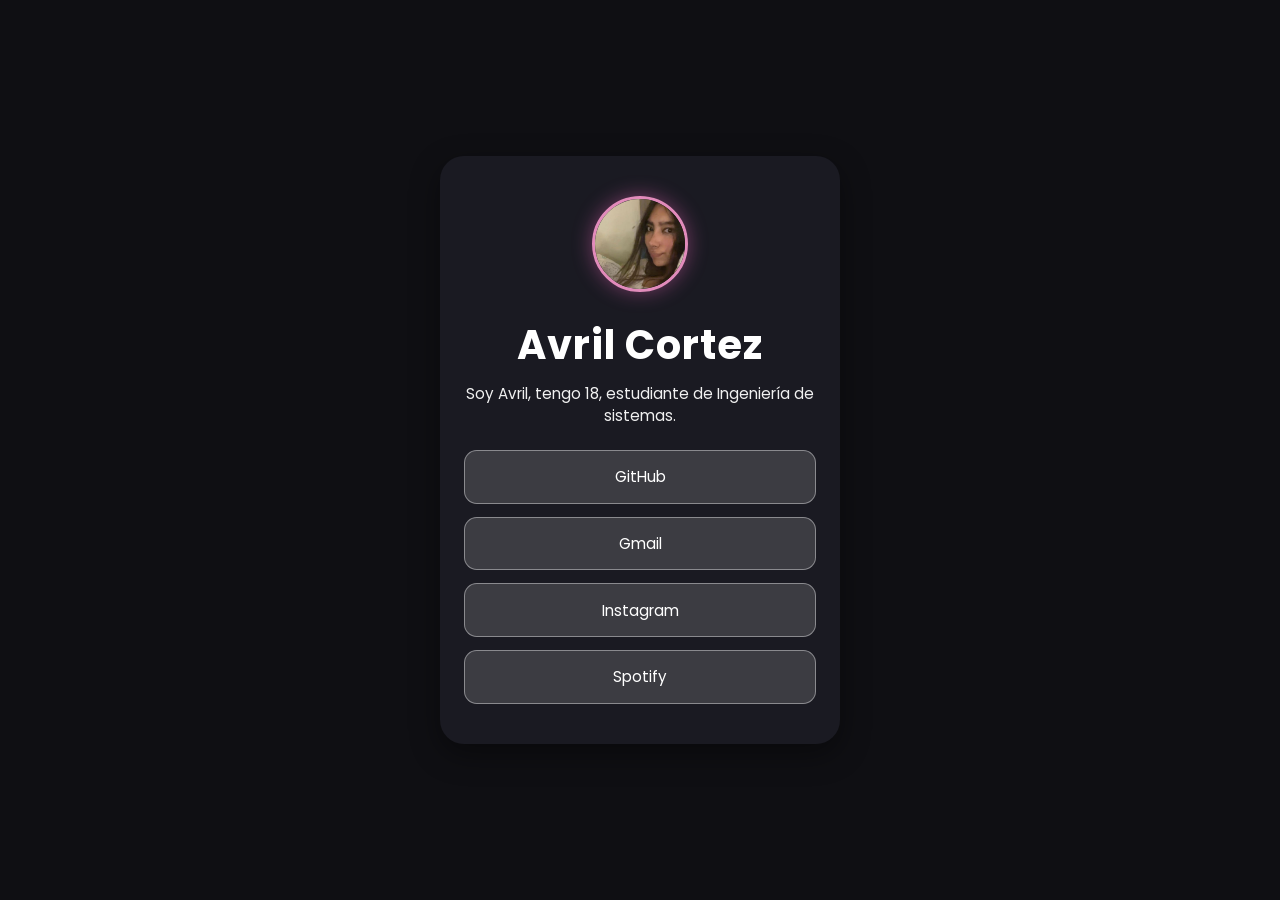
<file: index.html>
<!doctype html>
<html lang="es">
  <head>
    <meta charset="UTF-8" />
    <meta name="viewport" content="width=device-width, initial-scale=1.0" />
    <title>MyLinks - Tu Nombre</title>

    <link rel="preconnect" href="https://fonts.googleapis.com" />
    <link rel="preconnect" href="https://fonts.gstatic.com" crossorigin />
    <link
      href="https://fonts.googleapis.com/css2?family=Poppins:ital,wght@0,100;0,200;0,300;0,400;0,500;0,600;0,700;0,800;0,900;1,100;1,200;1,300;1,400;1,500;1,600;1,700;1,800;1,900&display=swap"
      rel="stylesheet"
    />

    <link rel="stylesheet" href="styles.css" />
  </head>

  <body>
    <main class="card">
      <!-- FOTO DE PERFIL -->
      <!-- Cambia "Tu Nombre" en el atributo alt -->
      <img
        class="avatar"
        src="sabrina.jpg.jpeg"
        alt="Foto de Avril Cortez"
        width="100"
        height="100"
      />

      <!-- NOMBRE Y BIO -->
      <!-- Reemplaza el texto con tu información -->
      <h1 class="name">Avril Cortez</h1>
      <p class="bio">
        Soy Avril, tengo 18, estudiante de Ingeniería de sistemas.
      </p>

      <!-- ENLACES -->
      <!-- Cambia el href y el texto de cada enlace -->
      <!-- Puedes agregar o quitar enlaces según necesites como FACEBOOK,WHATTSAP,etc cualquier medio de contacto -->
      <nav class="links">
        <a
          href="https://github.com/avrilcorttez-alt/mylinks#"
          class="link"
          target="_blank"
        >
          GitHub
        </a>

        <a href="mailto:tuemail@gmail.com" class="link"> Gmail </a>
        <a href="https://www.instagram.com/zabrinacz/?next=%2Fcraving.pe%2F" class="link">Instagram</a>
        <a href="https://open.spotify.com/user/31juqj4zo772bepw75hulvexb76i" class="link"> Spotify </a>
      </nav>
    </main>
  </body>
</html>
</file>
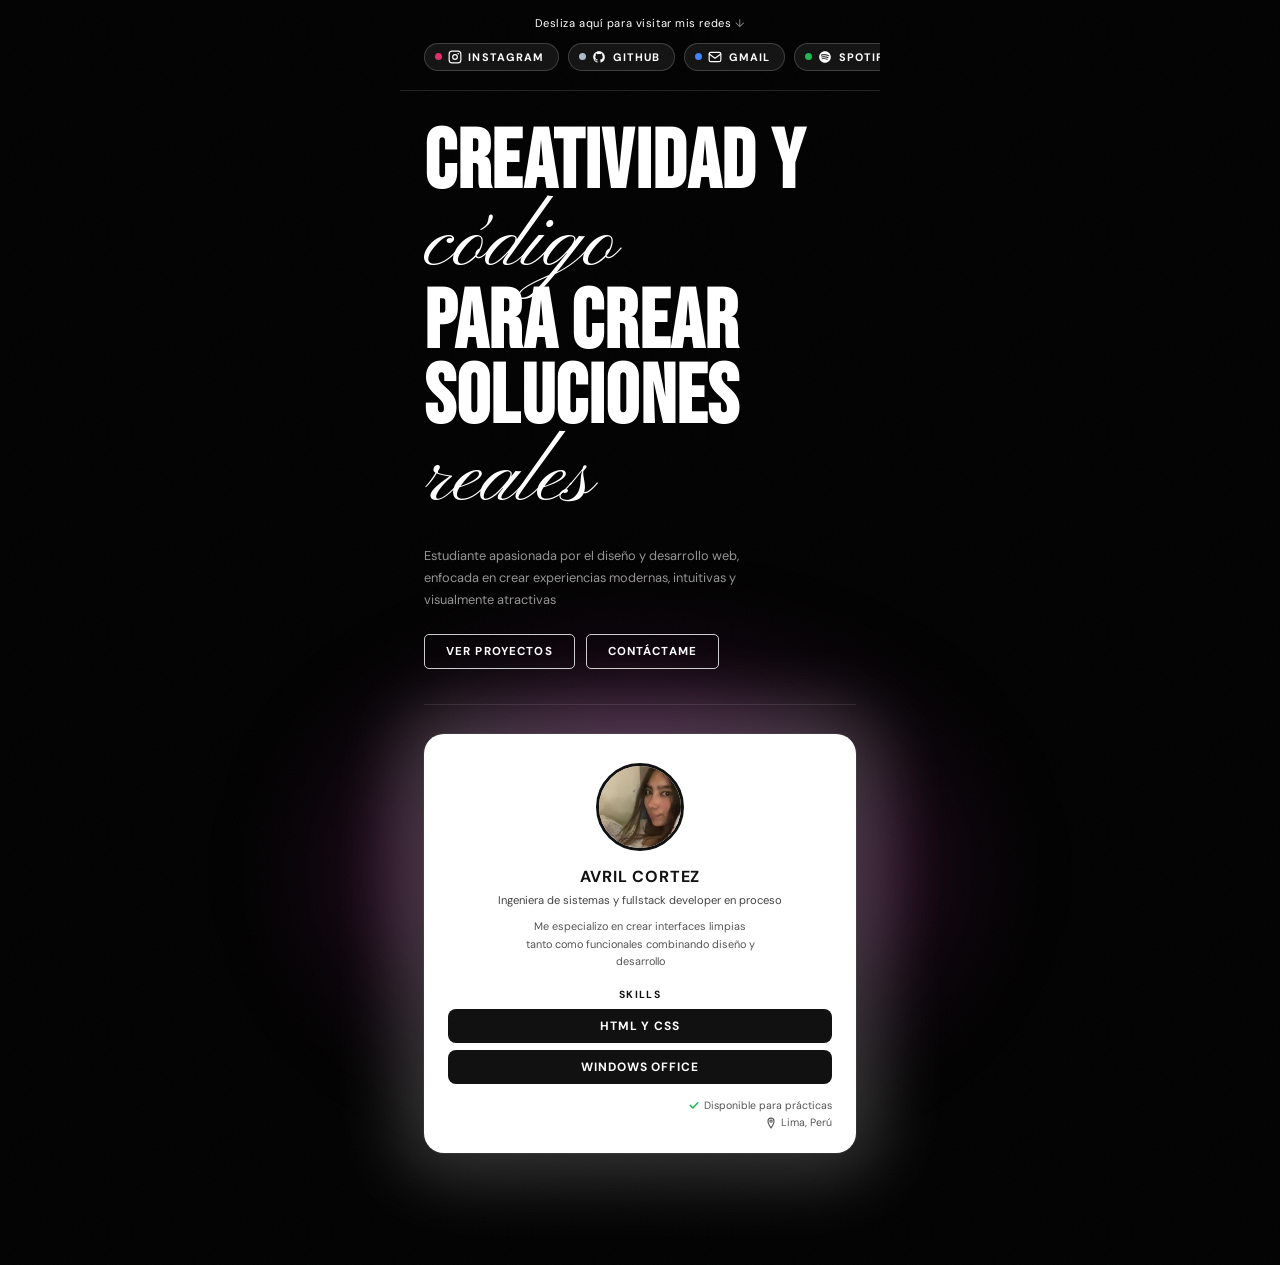
<file: v1.html>
<!DOCTYPE html>
<html lang="es">
<head>
  <meta charset="UTF-8"/>
  <meta name="viewport" content="width=device-width, initial-scale=1.0"/>
  <title>Avril Cortez — MyLinks</title>
  <link rel="preconnect" href="https://fonts.googleapis.com"/>
  <link rel="preconnect" href="https://fonts.gstatic.com" crossorigin/>
  <!--
    Bebas Neue  → condensed bold sans para el hero
    Pinyon Script → caligrafía fina y elegante (igual al diseño Hi-Fi)
    DM Sans     → UI / body
  -->
  <link href="https://fonts.googleapis.com/css2?family=Bebas+Neue&family=Pinyon+Script&family=DM+Sans:wght@300;400;500;700&display=swap" rel="stylesheet"/>

  <style>
    /* ══════════════════════════════════════════
       DESIGN TOKENS
    ══════════════════════════════════════════ */
    :root {
      --bg:         #000000;
      --white:      #ffffff;
      --text-muted: rgba(255,255,255,0.58);
      --font-hero:  'Bebas Neue', sans-serif;
      --font-script:'Pinyon Script', cursive;
      --font-ui:    'DM Sans', sans-serif;
    }

    /* ══════════════════════════════════════════
       RESET
    ══════════════════════════════════════════ */
    *, *::before, *::after { box-sizing: border-box; margin: 0; padding: 0; }
    html { font-size: 16px; }

    /* ══════════════════════════════════════════
       BODY — black + grain noise + purple glow
    ══════════════════════════════════════════ */
    body {
      font-family: var(--font-ui);
      background-color: var(--bg);
      color: var(--white);
      min-height: 100vh;
      overflow-x: hidden;
      position: relative;
      /* Subtle grain texture via inline SVG */
      background-image: url("data:image/svg+xml,%3Csvg xmlns='http://www.w3.org/2000/svg' width='200' height='200'%3E%3Cfilter id='n'%3E%3CfeTurbulence type='fractalNoise' baseFrequency='0.75' numOctaves='4' stitchTiles='stitch'/%3E%3C/filter%3E%3Crect width='200' height='200' filter='url(%23n)' opacity='0.035'/%3E%3C/svg%3E");
    }

    /* Purple-pink bottom glow blob */
    body::after {
      content: '';
      position: fixed;
      bottom: -140px;
      left: 50%;
      transform: translateX(-50%);
      width: 540px;
      height: 340px;
      background: radial-gradient(ellipse at center,
        rgba(185,40,215,0.62) 0%,
        rgba(210,60,185,0.33) 38%,
        transparent 70%);
      filter: blur(65px);
      pointer-events: none;
      z-index: 0;
      animation: blobPulse 7s ease-in-out infinite alternate;
    }

    @keyframes blobPulse {
      from { opacity:.75; transform:translateX(-50%) scale(1); }
      to   { opacity:1;   transform:translateX(-50%) scale(1.1); }
    }

    /* ══════════════════════════════════════════
       PAGE WRAPPER
    ══════════════════════════════════════════ */
    .page {
      position: relative;
      z-index: 1;
      max-width: 480px;
      margin: 0 auto;
      padding-bottom: 7rem;
    }

    /* ══════════════════════════════════════════
       TOP BAR
    ══════════════════════════════════════════ */
    .top-bar {
      border-bottom: 1px solid rgba(255,255,255,0.13);
      padding: 1rem 1.5rem 1rem;
      animation: fadeDown .45s ease both;
    }

    .top-hint {
      font-size: .7rem;
      letter-spacing: .05em;
      color: var(--white);
      text-align: center;
      margin-bottom: .75rem;
    }
    .top-hint .arrow { opacity: .55; }

    /* ── Horizontal scroll strip ── */
    .social-scroll {
      display: flex;
      gap: .6rem;
      overflow-x: auto;
      overflow-y: visible;
      /* Bleed to edges of top-bar padding */
      margin: 0 -1.5rem;
      padding: .05rem 1.5rem .2rem;
      scrollbar-width: none;
      -ms-overflow-style: none;
    }
    .social-scroll::-webkit-scrollbar { display: none; }

    /* Social chip pill */
    .s-chip {
      display: inline-flex;
      align-items: center;
      gap: .4rem;
      flex-shrink: 0;
      padding: .38rem .85rem .38rem .6rem;
      background: rgba(255,255,255,.07);
      border: 1px solid rgba(255,255,255,.18);
      border-radius: 100px;
      color: var(--white);
      font-family: var(--font-ui);
      font-size: .68rem;
      font-weight: 700;
      letter-spacing: .1em;
      text-decoration: none;
      text-transform: uppercase;
      white-space: nowrap;
      transition: background .2s, border-color .2s, transform .15s, box-shadow .2s;
    }
    .s-chip:hover {
      background: rgba(255,255,255,.14);
      transform: translateY(-1px);
      box-shadow: 0 4px 14px rgba(0,0,0,.4);
    }
    .s-chip svg { width: 14px; height: 14px; flex-shrink: 0; }

    /* Per-network accent color on hover */
    .s-chip.ig:hover { border-color: #E1306C; }
    .s-chip.gh:hover { border-color: #adbac7; }
    .s-chip.gm:hover { border-color: #4285F4; }
    .s-chip.sp:hover { border-color: #1DB954; }

    /* Small colored dot before icon */
    .s-chip .dot {
      width: 7px; height: 7px;
      border-radius: 50%;
      flex-shrink: 0;
    }
    .s-chip.ig .dot { background: #E1306C; }
    .s-chip.gh .dot { background: #adbac7; }
    .s-chip.gm .dot { background: #4285F4; }
    .s-chip.sp .dot { background: #1DB954; }

    /* ══════════════════════════════════════════
       HERO
    ══════════════════════════════════════════ */
    .hero {
      padding: 2.2rem 1.5rem 0;
      animation: fadeUp .55s .1s ease both;
    }

    .hero-hl {
      font-family: var(--font-hero);
      font-size: clamp(2.8rem, 11.5vw, 5.2rem);
      line-height: .9;
      letter-spacing: .015em;
      text-transform: uppercase;
      color: var(--white);
    }

    /* Script words — Pinyon Script is tall; adjust size to optically match */
    .hero-hl .s {
      font-family: var(--font-script);
      font-size: clamp(3rem, 12.5vw, 5.6rem);
      text-transform: none;
      letter-spacing: -.01em;
      font-weight: 400;
      display: inline;
      line-height: .95;
    }

    .hero-bio {
      margin-top: 1.5rem;
      font-size: .8rem;
      line-height: 1.7;
      color: var(--text-muted);
      max-width: 320px;
    }

    /* CTA buttons */
    .hero-cta {
      display: flex;
      gap: .7rem;
      margin-top: 1.5rem;
      flex-wrap: wrap;
    }

    .btn-cta {
      display: inline-flex;
      align-items: center;
      justify-content: center;
      padding: .55rem 1.3rem;
      border: 1.5px solid rgba(255,255,255,.8);
      border-radius: 5px;
      background: transparent;
      color: var(--white);
      font-family: var(--font-ui);
      font-size: .72rem;
      font-weight: 700;
      letter-spacing: .1em;
      text-transform: uppercase;
      text-decoration: none;
      cursor: pointer;
      position: relative;
      overflow: hidden;
      transition: color .22s, transform .15s;
    }

    .btn-cta::before {
      content: '';
      position: absolute;
      inset: 0;
      background: var(--white);
      transform: scaleX(0);
      transform-origin: left;
      transition: transform .25s ease;
    }
    .btn-cta:hover { color: #000; transform: translateY(-1px); }
    .btn-cta:hover::before { transform: scaleX(1); }
    .btn-cta span { position: relative; z-index: 1; }

    /* ══════════════════════════════════════════
       DIVIDER
    ══════════════════════════════════════════ */
    .divider {
      height: 1px;
      background: rgba(255,255,255,.1);
      margin: 2.2rem 1.5rem 0;
    }

    /* ══════════════════════════════════════════
       PROFILE CARD (white floating card)
    ══════════════════════════════════════════ */
    .profile-card {
      margin: 1.8rem 1.5rem 0;
      background: var(--white);
      color: #111;
      border-radius: 20px;
      padding: 1.8rem 1.5rem 1.5rem;
      display: flex;
      flex-direction: column;
      align-items: center;
      text-align: center;
      /* Diffuse white glow — signature of the design */
      box-shadow:
        0 0 0 1px rgba(255,255,255,.06),
        0 0 70px 22px rgba(255,255,255,.22),
        0 10px 40px rgba(0,0,0,.7);
      animation: fadeUp .6s .35s ease both;
    }

    .avatar-ring {
      width: 88px; height: 88px;
      border-radius: 50%;
      border: 3px solid #111;
      overflow: hidden;
      margin-bottom: .95rem;
      background: #ccc;
      flex-shrink: 0;
    }
    .avatar-ring img { width:100%; height:100%; object-fit:cover; display:block; }

    /* Placeholder when no real photo */
    .avatar-init {
      width:100%; height:100%;
      background: linear-gradient(135deg,#1a1a1a,#3a3a3a);
      display:flex; align-items:center; justify-content:center;
      font-family: var(--font-hero);
      font-size: 1.9rem;
      color: var(--white);
      letter-spacing:.06em;
    }

    .c-name {
      font-family: var(--font-ui);
      font-size: 1rem;
      font-weight: 700;
      letter-spacing: .05em;
      text-transform: uppercase;
      color: #111;
    }

    .c-role {
      font-size: .7rem; color: #444;
      margin-top: .3rem; line-height: 1.45; font-weight:400;
    }

    .c-spec {
      font-size: .68rem; color: #555;
      margin-top: .65rem; line-height: 1.6; max-width: 230px;
    }

    .skills-hd {
      font-size: .65rem; font-weight:700;
      letter-spacing:.14em; text-transform:uppercase;
      color:#111; margin-top:1.1rem; margin-bottom:.5rem;
    }

    .skills-wrap {
      display:flex; flex-direction:column; gap:.45rem; width:100%;
    }

    .skill-pill {
      display:block; width:100%;
      padding:.55rem 1rem;
      background:#111; color:var(--white);
      border:none; border-radius:8px;
      font-family:var(--font-ui); font-size:.75rem;
      font-weight:700; letter-spacing:.08em;
      text-align:center; text-transform:uppercase;
      transition: background .2s, transform .15s;
    }
    .skill-pill:hover { background:#333; transform:translateY(-1px); }

    .c-meta {
      margin-top:.95rem; display:flex; flex-direction:column;
      gap:.28rem; font-size:.66rem; color:#555;
      align-self:flex-end; text-align:right; width:100%;
    }
    .c-meta-row {
      display:flex; align-items:center;
      justify-content:flex-end; gap:.28rem;
    }
    .c-meta-row svg { width:12px; height:12px; flex-shrink:0; }

    /* ══════════════════════════════════════════
       ANIMATIONS
    ══════════════════════════════════════════ */
    @keyframes fadeDown {
      from { opacity:0; transform:translateY(-10px); }
      to   { opacity:1; transform:translateY(0); }
    }
    @keyframes fadeUp {
      from { opacity:0; transform:translateY(16px); }
      to   { opacity:1; transform:translateY(0); }
    }

    /* ══════════════════════════════════════════
       RESPONSIVE
    ══════════════════════════════════════════ */
    @media (min-width:520px) {
      body::after { width:680px; height:420px; bottom:-180px; }
    }
    @media (min-width:768px) {
      body { display:flex; align-items:flex-start; justify-content:center; }
      .page { width:480px; }
    }
  </style>
</head>
<body>

<div class="page">

  <!-- ══ TOP BAR ══ -->
  <header class="top-bar">
    <p class="top-hint">Desliza aquí para visitar mis redes <span class="arrow">↓</span></p>

    <!-- Horizontal scrollable chips -->
    <nav class="social-scroll" aria-label="Redes sociales">

      <a class="s-chip ig"
         href="https://www.instagram.com/zabrinacz/?next=%2Fcraving.pe%2F"
         target="_blank" rel="noopener" aria-label="Instagram">
        <span class="dot" aria-hidden="true"></span>
        <svg viewBox="0 0 24 24" fill="none" aria-hidden="true">
          <rect x="2" y="2" width="20" height="20" rx="5" stroke="white" stroke-width="2"/>
          <circle cx="12" cy="12" r="4" stroke="white" stroke-width="2"/>
          <circle cx="17.5" cy="6.5" r="1.4" fill="white"/>
        </svg>
        INSTAGRAM
      </a>

      <a class="s-chip gh"
         href="https://github.com/avrilcorttez-alt/mylinks#"
         target="_blank" rel="noopener" aria-label="GitHub">
        <span class="dot" aria-hidden="true"></span>
        <svg viewBox="0 0 24 24" fill="white" aria-hidden="true">
          <path d="M12 2C6.477 2 2 6.484 2 12.017c0 4.425 2.865 8.18 6.839 9.504.5.092.682-.217.682-.483 0-.237-.008-.868-.013-1.703-2.782.605-3.369-1.343-3.369-1.343-.454-1.158-1.11-1.466-1.11-1.466-.908-.62.069-.608.069-.608 1.003.07 1.531 1.032 1.531 1.032.892 1.53 2.341 1.088 2.91.832.092-.647.35-1.088.636-1.338-2.22-.253-4.555-1.113-4.555-4.951 0-1.093.39-1.988 1.029-2.688-.103-.253-.446-1.272.098-2.65 0 0 .84-.27 2.75 1.026A9.564 9.564 0 0112 6.844c.85.004 1.705.115 2.504.337 1.909-1.296 2.747-1.027 2.747-1.027.546 1.379.202 2.398.1 2.651.64.7 1.028 1.595 1.028 2.688 0 3.848-2.339 4.695-4.566 4.943.359.309.678.92.678 1.855 0 1.338-.012 2.419-.012 2.747 0 .268.18.58.688.482A10.019 10.019 0 0022 12.017C22 6.484 17.522 2 12 2z"/>
        </svg>
        GITHUB
      </a>

      <a class="s-chip gm"
         href="mailto:tuemail@gmail.com"
         aria-label="Gmail">
        <span class="dot" aria-hidden="true"></span>
        <svg viewBox="0 0 24 24" fill="none" aria-hidden="true">
          <rect x="2" y="4" width="20" height="16" rx="3" stroke="white" stroke-width="2"/>
          <path d="M2 7l10 7 10-7" stroke="white" stroke-width="2" stroke-linecap="round"/>
        </svg>
        GMAIL
      </a>

      <a class="s-chip sp"
         href="https://open.spotify.com/user/31juqj4zo772bepw75hulvexb76i"
         target="_blank" rel="noopener" aria-label="Spotify">
        <span class="dot" aria-hidden="true"></span>
        <svg viewBox="0 0 24 24" fill="white" aria-hidden="true">
          <path d="M12 2C6.477 2 2 6.477 2 12s4.477 10 10 10 10-4.477 10-10S17.523 2 12 2zm4.586 14.424a.623.623 0 01-.857.207c-2.348-1.435-5.304-1.76-8.785-.964a.623.623 0 11-.277-1.216c3.809-.87 7.076-.496 9.712 1.115a.623.623 0 01.207.858zm1.223-2.722a.78.78 0 01-1.072.257c-2.687-1.652-6.785-2.13-9.965-1.166a.78.78 0 01-.973-.519.781.781 0 01.519-.972c3.632-1.102 8.147-.568 11.234 1.328a.78.78 0 01.257 1.072zm.105-2.835C14.692 8.95 9.375 8.775 6.297 9.71a.937.937 0 11-.543-1.793c3.563-1.08 9.487-.87 13.22 1.37a.937.937 0 01-.06 1.58z"/>
        </svg>
        SPOTIFY
      </a>

    </nav>
  </header>

  <!-- ══ HERO ══ -->
  <section class="hero" aria-labelledby="hl">
    <h1 class="hero-hl" id="hl">
      CREATIVIDAD Y <span class="s">código</span><br/>
      PARA CREAR SOLUCIONES<br/>
      <span class="s">reales</span>
    </h1>
    <p class="hero-bio">
      Estudiante apasionada por el diseño y desarrollo web, enfocada en crear
      experiencias modernas, intuitivas y visualmente atractivas
    </p>
    <div class="hero-cta">
      <a class="btn-cta" href="https://github.com/avrilcorttez-alt/mylinks#" target="_blank" rel="noopener">
        <span>Ver proyectos</span>
      </a>
      <a class="btn-cta" href="mailto:tuemail@gmail.com">
        <span>Contáctame</span>
      </a>
    </div>
  </section>

  <div class="divider"></div>

  <!-- ══ PROFILE CARD ══ -->
  <div class="profile-card" role="region" aria-label="Perfil">

    <div class="avatar-ring" aria-hidden="true">
      <!--
        Para usar tu foto real reemplaza el div por:
        <img src="tu-foto.jpg" alt="Avril Cortez"/>
      -->
      <img src="sabrina.jpg.jpeg" alt="Avril Cortez"/>
    </div>

    <p class="c-name">AVRIL CORTEZ</p>
    <p class="c-role">Ingeniera de sistemas y fullstack developer en proceso</p>
    <p class="c-spec">Me especializo en crear interfaces limpias tanto como funcionales combinando diseño y desarrollo</p>

    <p class="skills-hd">Skills</p>
    <div class="skills-wrap">
      <div class="skill-pill">HTML Y CSS</div>
      <div class="skill-pill">WINDOWS OFFICE</div>
    </div>

    <div class="c-meta">
      <div class="c-meta-row">
        <svg viewBox="0 0 16 16" fill="none" aria-hidden="true">
          <path d="M3 8.5L6.5 12 13 5" stroke="#1DB954" stroke-width="2" stroke-linecap="round" stroke-linejoin="round"/>
        </svg>
        Disponible para prácticas
      </div>
      <div class="c-meta-row">
        <svg viewBox="0 0 16 16" fill="none" aria-hidden="true">
          <path d="M8 1.5C5.79 1.5 4 3.29 4 5.5c0 3.25 4 9 4 9s4-5.75 4-9c0-2.21-1.79-4-4-4z" stroke="#555" stroke-width="1.5"/>
          <circle cx="8" cy="5.5" r="1.5" stroke="#555" stroke-width="1.5"/>
        </svg>
        Lima, Perú
      </div>
    </div>

  </div>
  <!-- Nada después del card — fin de la página -->

</div>

</body>
</html>
</file>
<file: styles.css>
/* =============================================
   MYLINKS - ESTILOS BASE
   En las próximas clases construirás encima
   de estos estilos para mejorar el diseño.
   ============================================= */

/* --- ESTILOS GLOBALES --- */
* {
  margin: 0;
  padding: 0;
  box-sizing: border-box;
}
:root{
  --color-bg: #0f0f13;
  --color-card: #1a1a22;
  --color-accent: #ff6ec7;
  --color-text: #ffffff;
  --color-soft: #a0a0b0;


body {
  font-family: 'Poppins', sans-serif;
  background-color: #0f0f13;
  color: #ffffff;
  min-height: 100vh;
  display: flex;
  align-items: center;
  justify-content: center;
}


/* --- FOTO DE PERFIL --- */
.avatar{
border-radius:50%;
width:6rem;
height:6rem;
border:3px solid rgb(226, 139, 187);
box-shadow:0 0 20px rgba(255,110,199,0.4);
object-fit: cover;
}

/* --- NOMBRE --- */
.name {
  margin-top: 1rem;
  letter-spacing: 1px;
}

/* --- BIO --- */
.bio {
  font-size: 0.95rem;
  color: #f1f1f1;
  margin-top: 0.5rem;
  line-height: 1.4;
}

/* --- CONTENEDOR DE ENLACES --- */
.links {
  margin-top: 24px;
  font-size:0.95rem;
}

/* --- CADA ENLACE --- */
.link {
  display: block;

  padding: 0.9rem;

  margin-top: 0.8rem;

  border-radius: 0.8rem;

  background: rgba(255,255,255,0.15);

  border: 1px solid rgba(255,255,255,0.4);

  color: white;
  text-decoration: none;

  font-size: 0.95rem;

  transition: all 0.3s ease;
}

.link:hover {
  background: white;
  color: #ff5ca2;

  transform: scale(1.05);
}
.card{
width:90%;
max-width:25rem;
text-align:center;
padding:2.5rem 1.5rem;
background:var(--color-card);
border-radius:1.5rem;
box-shadow:0 10px 30px rgba(0,0,0,0.4);
}

.card {
  animation: aparecer 0.8s ease;
}

@keyframes aparecer {
  from {
    opacity: 0;
    transform: translateY(20px);
  }

  to {
    opacity: 1;
    transform: translateY(0);
  }
}

/* ========================================
   RESPONSIVE: Tablets y Desktop (768px+)
   ======================================== */

@media (min-width: 768px) {

    .container {
        /* En pantallas grandes, podemos usar más espacio */
        max-width: 500px;
    }

    h1 {
        /* Título más grande en desktop */
        font-size: 2.5rem;
    }

}
/* MÓVIL (base): */
h1 {
    font-size: 2rem;
}

/* DESKTOP (sobrescribe si >= 768px): */
@media (min-width: 768px) {
    h1 {
        font-size: 2.5rem;  /* Este gana en desktop */
    }
}
</file>
